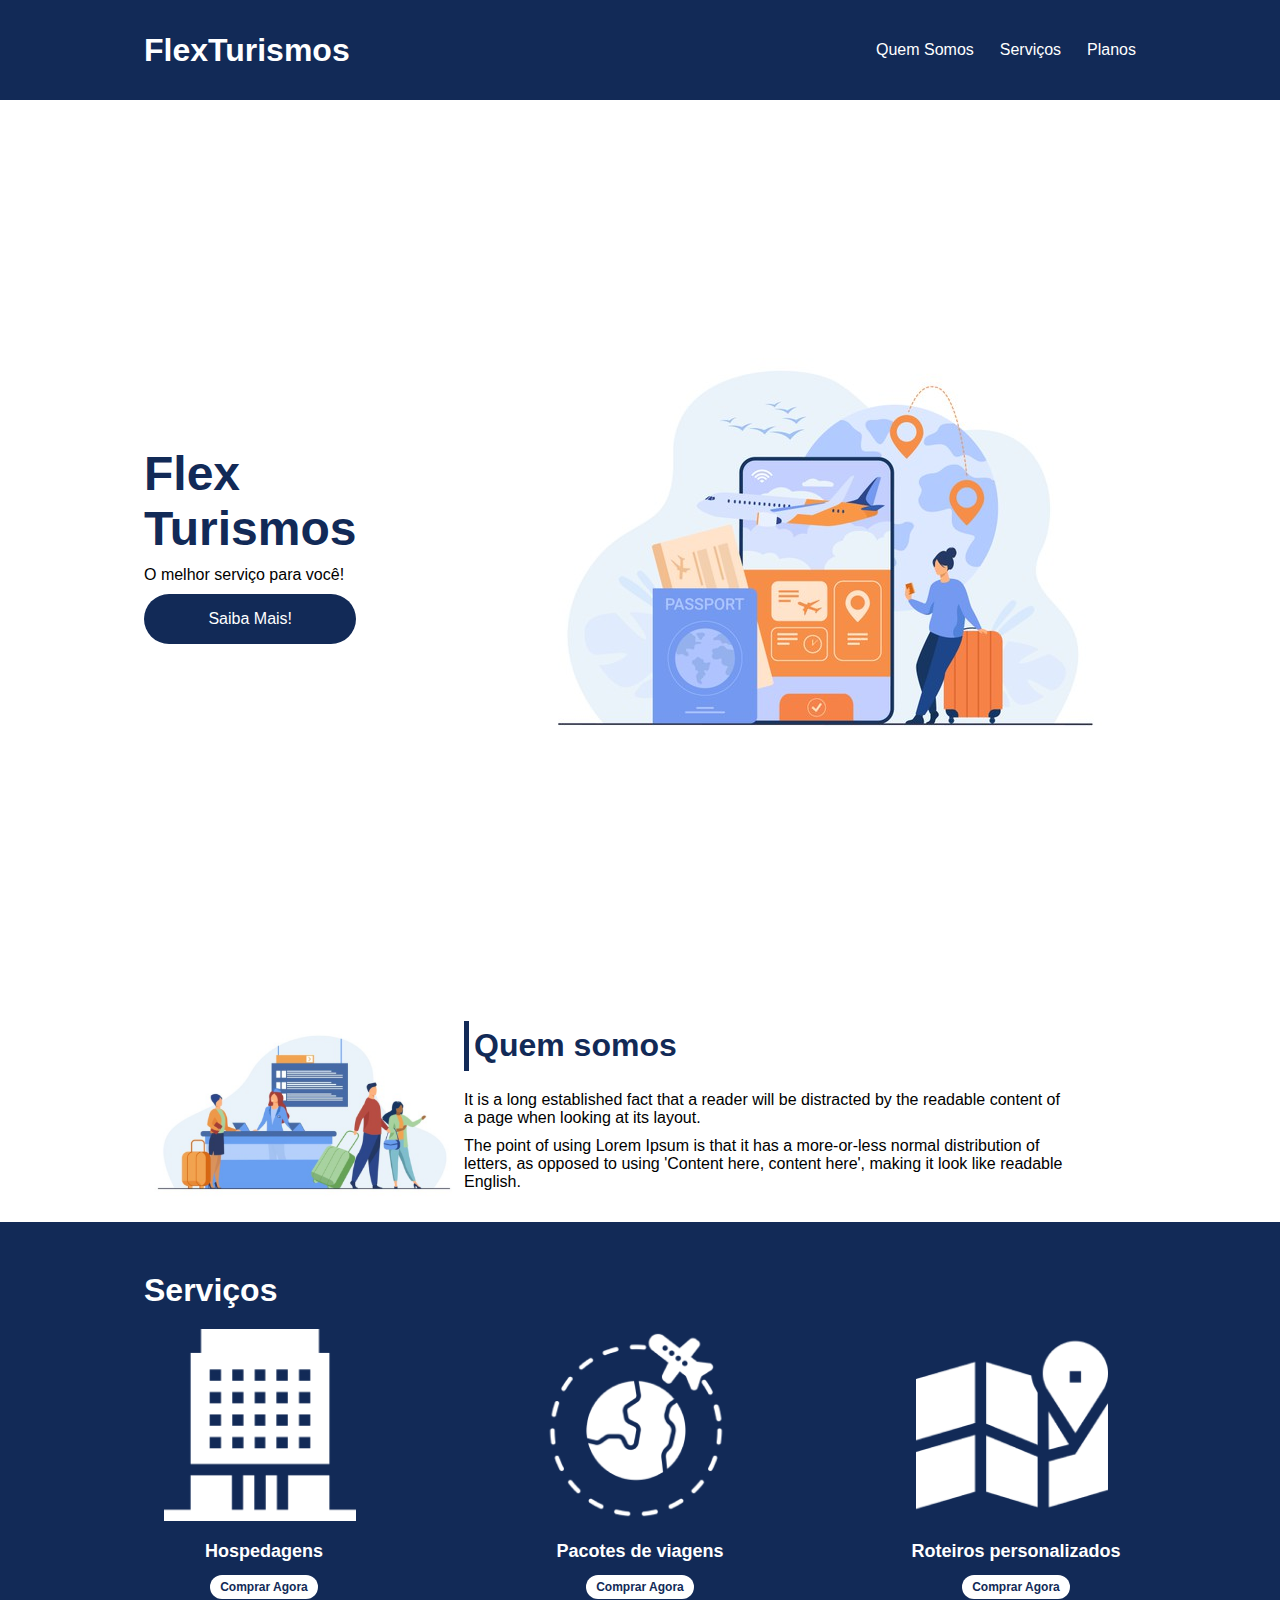
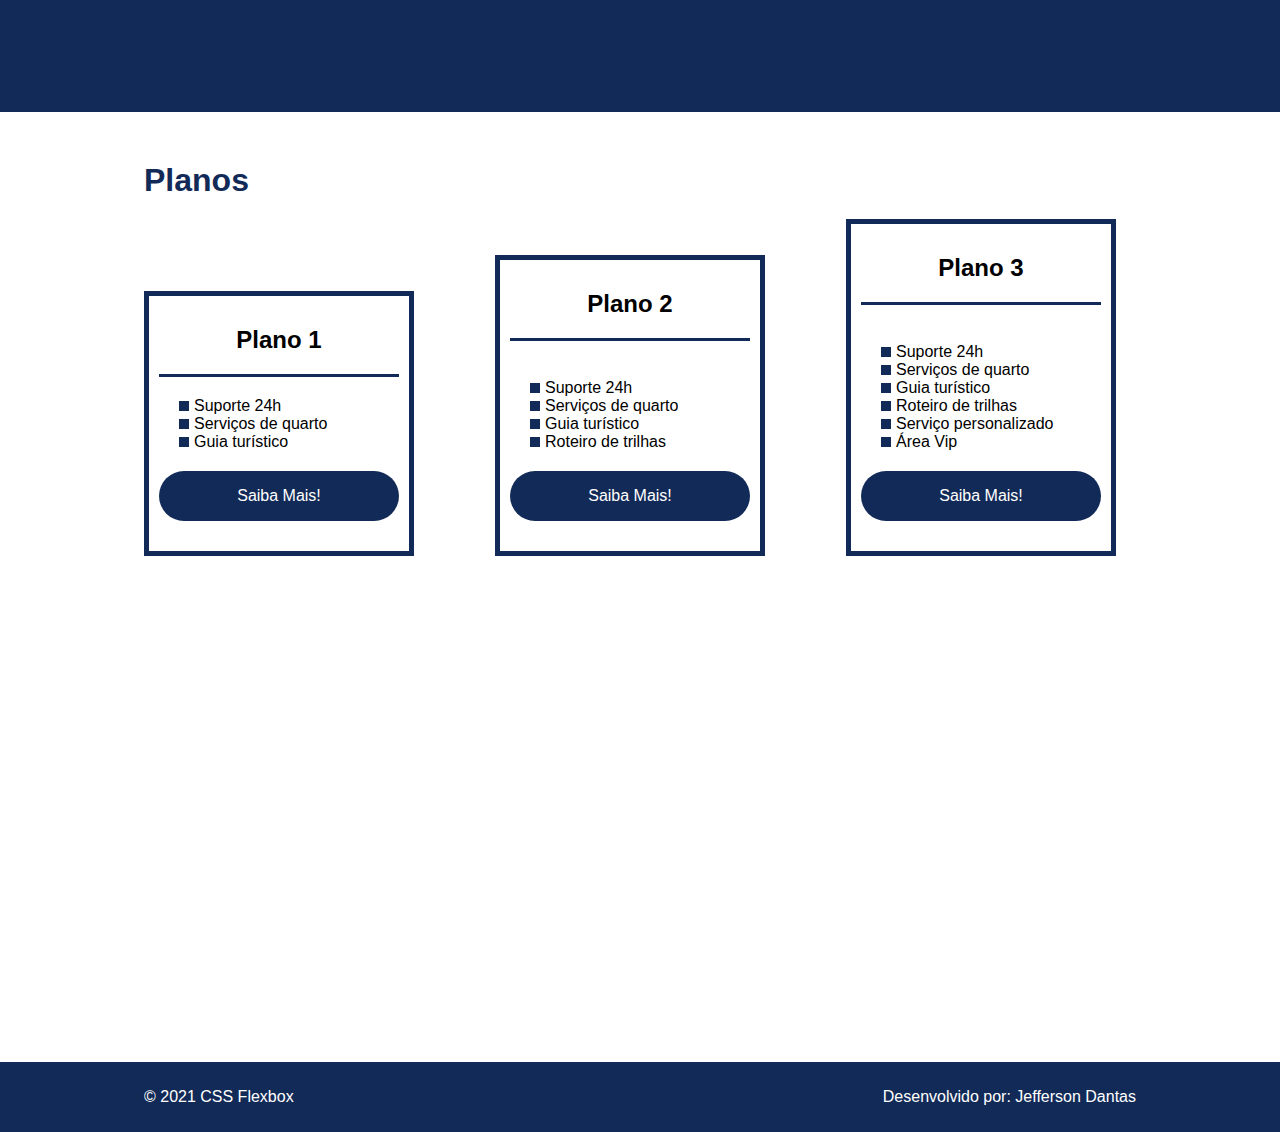
<file: Projeto Pagina Flexturismos/index.html>
<!DOCTYPE html>
<html lang="pt-br">
<head>
    <meta charset="UTF-8">
    <meta name="viewport" content="width=device-width, initial-scale=1.0">
    <title>Flex Turismos</title>
    <link rel="stylesheet" href="./style.css">
</head>
<body>
    <header>
        <div class="flex-container menu">
            <div><h1>FlexTurismos</h1></div>
            <ul class="list-items">
                <li><a href="#quem-somos">Quem Somos</a></li>
                <li><a href="#servicos">Serviços</a></li>
                <li><a href="#planos">Planos</a></li>
            </ul>
        </div>
    </header>

    <div class="flex-container apresentacao">
        <div class="texto-apresentacao">
            <h1>Flex <br>Turismos</h1>
            <p>O melhor serviço para você!</p>
            <a href="" class="btn">Saiba Mais!</a>
        </div>

        <div>
            <div><img src="./images/0-main.png" alt="banner de apresentação"></div>
        </div>
    </div>

    <div class="flex-container" id="quem-somos">
        <div>
            <h2>Quem somos</h2>
            <p>It is a long established fact that a reader will be distracted by the readable content of a page when looking at its layout. </p>
            <p>The point of using Lorem Ipsum is that it has a more-or-less normal distribution of letters, as opposed to using 'Content here, content here', making it look like readable English.</p>
        </div>

        <div>
            <img src="./images/1-quem-somos.png" alt="balcão de atendimento">
        </div>
    </div>

    <div class="container-externo">
        <div class="flex-container" id="servicos">
            <div>
                <h2>Serviços</h2>
            </div>

            <div class="list-servicos">
                <div class="item-servicos">
                    <div><img src="./images/icon-2.png" alt="hospedagens"></div>
                    <p>Hospedagens</p>
                    <a href="#">Comprar Agora</a>
                </div>

                <div class="item-servicos">
                <div><img src="./images/icon-1.png" alt="pacote de viagens"></div>
                <p>Pacotes de viagens</p>
                <a href="#">Comprar Agora</a>
                </div>

                <div class="item-servicos">
                    <div><img src="./images/icon-3.png" alt="roteiros personalizados"></div>
                    <p>Roteiros personalizados</p>
                    <a href="#">Comprar Agora</a>
                </div>

            </div>
        </div>
    </div>

    <div class="flex-container" id="planos">
        
        <div><h2>Planos</h2></div>
        
        <div class="list-planos">
            <div class="item-plano">
                <h3>Plano 1</h3>
                <ul>
                    <li>Suporte 24h</li>
                    <li>Serviços de quarto</li>
                    <li>Guia turístico</li>
                </ul>
                <a href="#" class="btn">Saiba Mais!</a>
            </div>

            <div class="item-plano">
                <h3>Plano 2</h3>
                <br>
                <ul>
                    <li>Suporte 24h</li>
                    <li>Serviços de quarto</li>
                    <li>Guia turístico</li>
                    <li>Roteiro de trilhas</li>
                </ul>
                <a href="#" class="btn">Saiba Mais!</a>
            </div>

            <div class="item-plano">
                <h3>Plano 3</h3>
                <br>
                <ul>
                    <li>Suporte 24h</li>
                    <li>Serviços de quarto</li>
                    <li>Guia turístico</li>
                    <li>Roteiro de trilhas</li>
                    <li>Serviço personalizado</li>
                    <li>Área Vip</li>
                </ul>
                <a href="#" class="btn">Saiba Mais!</a>
            </div>
        </div>
    </div>

    <footer>
        <div class="flex-container footer">
            <p>&copy; 2021 CSS Flexbox</p>
            <p>Desenvolvido por: Jefferson Dantas</p>
        </div>
    </footer>
</body>
</html>
</file>
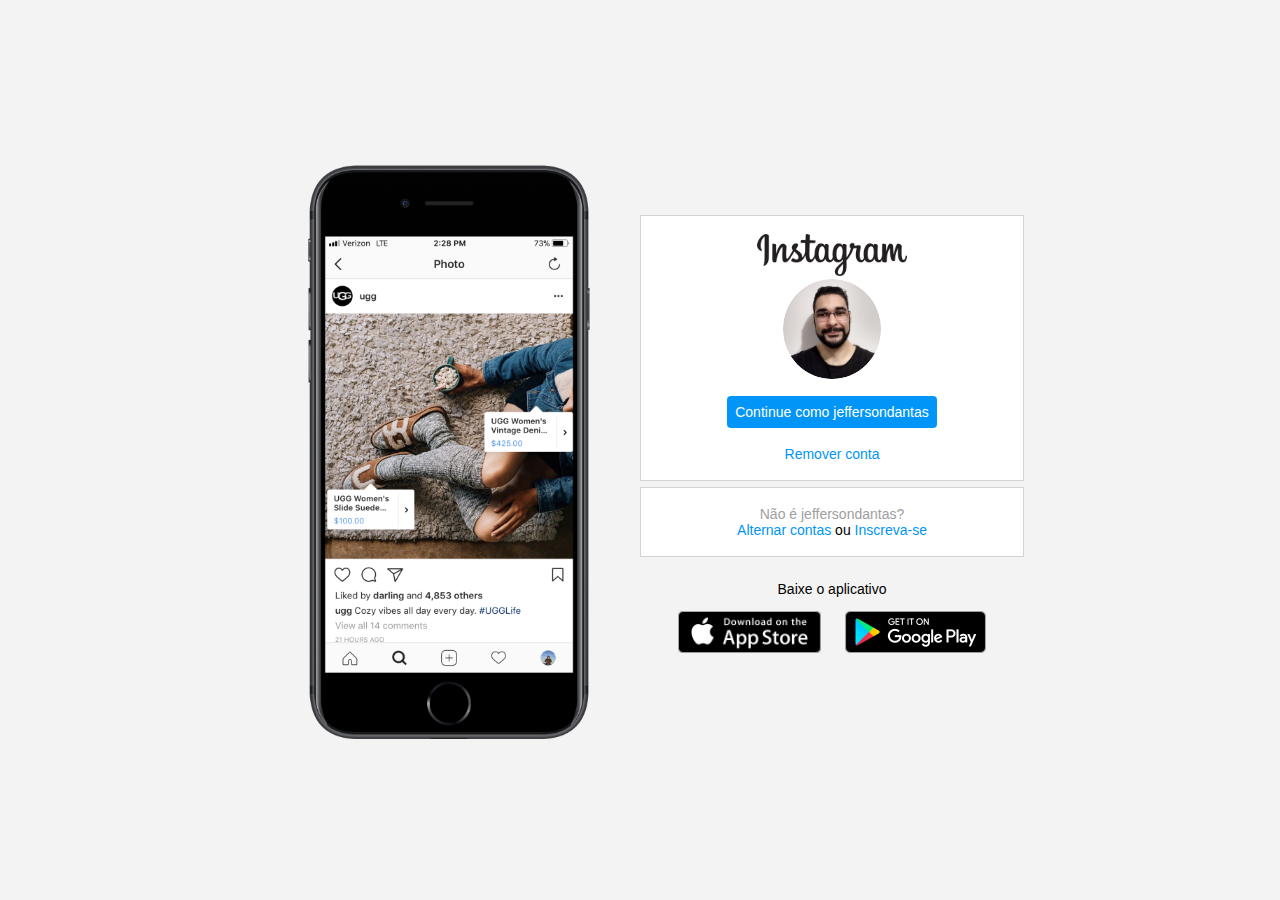
<file: Projeto Pagina Instagram/Index.html>
<!DOCTYPE html>
<html lang="en">
<head>
    <meta charset="UTF-8">
    <meta name="viewport" content="width=device-width, initial-scale=1.0">
    <link rel="stylesheet" href="style.css">
    <title>Instagram</title>
</head>
<body>
    <div class="instagram-corpo">
        <div class="instagram-celular">
            <img src="./img/Celular.png" alt="Foto de celular">
        </div>
        <div class="conteudo-complemento">
            <div class="container1e2">
                <img src="./img/instagram-logo.png" class="logo-instagram" alt="Logo instagram">
                <div class="foto-perfil">
                    <img src="./img/FotoLkd Cópia.jpg" class="foto-perfil" alt="Foto de perfil">
                </div>
                <a href="#" class="login">Continue como jeffersondantas</a>
                <a href="#" class="logout">Remover conta</a>
            </div>
            <div class="container1e2">
                <p class="naoevoce">Não é jeffersondantas?</p>
                <p class="selecionarousair">
                    <a href="#" class="link-azul">Alternar contas</a>
                    ou
                    <a href="#" class="link-azul">Inscreva-se</a>
                </p>
            </div>
            <div class="container3">
                <p class="baixarapp">Baixe o aplicativo</p>
                <div class="botoes">
                    <a href="#" class="download">
                        <img src="./img/apple-button.png" alt="Botão apple store">
                    </a>
                    <a href="#" class="download">
                        <img src="./img/googleplay-button.png" alt="Botão google play store">
                    </a>
                </div>
            </div>
        </div>
    </div>
</body>
</html>
</file>
<file: Projeto Pagina Flexturismos/style.css>
* {
    margin: 0;
    padding: 0;
    font-family: 'Open Sans', sans-serif;
}

ul {
    list-style: none;
    margin: 0;
    padding: 0;
}

ul li a {
    text-decoration: none;
}

div img {
    display: block;
    width: 100%;
}

.flex-container {
    display: flex;
    max-width: 992px;
    margin: auto;
    width: 100%;
    min-width: 320px;
}

.list-items li a {
    color: #fff;
}

header {
    background-color: #122a57;
    height: 100px;
    display: flex;
    align-items: center;
    color: #fff;
}

header .list-items {
    display: flex;
    max-width: 260px;
    width: 100%;
    justify-content: space-between;
    align-items: center;
}

header .menu {
    justify-content: space-between;
}

.apresentacao {
    height: 100vh;
    align-items: center;
    justify-content: space-between;
}

.apresentacao .texto-apresentacao {
    min-height: 200px;
}

.texto-apresentacao h1 {
    color: #122a57;
    font-size: 48px;
    margin-bottom: 10px;
}

.btn{
    background-color: #122a57;
    color: #fff;
    text-align: center;
    border-radius: 30px;
    display: block;
    text-decoration: none;
    height: 50px;
    line-height: 50px;
    margin-top: 10px;
    margin-bottom: 10px;
}

#quem-somos {
    flex-direction: row-reverse;
    align-items: center;
    justify-content: space-between;
}

 h2 {
    font-size: 32px;
    color: #122a57;
    display: flex;
    margin-bottom: 20px;
    align-items: center;
}

#quem-somos h2::before {
    content: "";
    height: 50px;
    width: 5px;
    margin-right: 5px;
    background-color: #122a57;
    position: relative;
}

#quem-somos p {
    margin-bottom: 10px;
    width: 90%;
}

#quem-somos img {
    min-width: 320px;
    margin: auto;
}

.container-externo {
    background-color: #122a57;
    width: 100%;
}

#servicos {
    flex-direction: column;
    padding-top: 50px;
    padding-bottom: 100px;
}

#servicos h2 {
    color: #fff;
    font-size: 32px;
    margin-bottom: 20px;
}

.list-servicos {
    display: flex;
    justify-content: space-between;
}

.list-servicos .item-servicos {
    text-align: center;

}

.item-servicos a {
    width: 220px;
    background-color: #fff;
    border-radius: 30px;
    height: 50px;
    text-align: center;
    margin-top: 20px;
    line-height: 50px;
    padding: 5px 10px;
    text-decoration: none;
    color: #122a57;
    font-size: 12px;
    font-weight: 700;
}

.item-servicos p {
    font-weight: 700;
    font-size: 18px;
    color: #fff;
    margin-top: 20px;
    text-align: center;
}

.item-servicos img {
    width: 80%;
    min-width: 160px;
    margin: 0 20px;
}

#planos {
    flex-direction: column;
    min-height: 100vh;
    padding-top: 50px;
}

#planos h2 {
    font-size: 32px;
}

.list-planos {
    display: flex;
    align-items: flex-end;
    justify-content: space-between;
}

.item-plano {
    flex: 1;
    border: 5px solid #122a57;
    margin-right: 20px;
    padding: 10px;
    max-width: 240px;
}

.item-plano .btn {
    margin: auto;
    margin-bottom: 20px;
}

.item-plano h3 {
    font-size: 24px;
    display: flex;
    flex-direction: column;
    text-align: center;
    margin-top: 20px;
}

.item-plano h3::after {
    content: "";
    background-color: #122a57;
    width: 100%;
    height: 3px;
    margin-top: 20px;
    margin-bottom: 10px;
}

.item-plano ul {
    padding: 10px 20px;
    display: flex;
    flex-direction: column;
    margin-bottom: 10px;
}

.item-plano ul li {
    display: flex;
    flex-wrap: nowrap;
    align-items: center;
}

.item-plano ul li::before {
    content: "";
    width: 10px;
    height: 10px;
    background-color: #122a57;
    margin-right: 5px;
}

footer {
    background-color: #122a57;
    height: 70px;
    display: flex;
    align-items: center;
}

footer .footer {
    justify-content: space-between;
    color: #fff;
}

/* mobile */
@media(max-width: 992px) {
    .flex-container {
        flex-direction: column;
    }

    .apresentacao {
        flex-direction: column-reverse;
    }

    .apresentacao .texto-apresentacao {
        width: 100%;
    }

    #quem-somos {
        flex-direction: column-reverse;
    }

    .list-servicos {
        flex-direction: column;
    }

    .item-servicos img {
        width: 50%;
        margin: auto;
    }

    .list-planos {
        flex-direction: column;
        align-items: flex-start;
        margin-bottom: 20px;
    }

    .list-planos .item-plano {
        max-width: 90%;
        margin: auto;
        width: 100%;
        margin-bottom: 20px;
    }
}
</file>
<file: Projeto Pagina Instagram/style.css>
* {
    padding: 0;
    margin: 0;
    box-sizing: border-box;
    text-decoration: none;
    font-family: sans-serif;
    font-size: 14px;
}

body {
    width: 100%;
    min-height: 100vh;
    background-color: rgb(243, 243, 243);
    margin: 0;
    padding: 0;
    display: flex;
    justify-content: center;
}

.instagram-corpo {
    display: flex;
    align-items: center;
    justify-content: start;
    width: 60%;
    height: 100vh;
}

.instagram-celular {
    display: flex;
    align-items: center;
    justify-content: center;
    width: 50%;
}

.instagram-celular img {
    height: 50rem;
}

.conteudo-complemento {
    display: flex;
    align-items: center; /* Passou para horizontal */
    justify-content: space-around; /* Passou para vertical */
    flex-direction: column; /* Muda agora o eixo do align-items e do justify-content */
    width: 50%;
    min-height: 34rem;
}

.container1e2 {
    display: flex;
    justify-content: space-between;
    align-items: center;
    flex-direction: column;
    background-color: #ffffff;
    width: 100%;
    padding: 1.3rem 0;
    border: 1px solid lightgray;
}

.container1e2:nth-child(1) {
    min-height: 19rem;
}

/* nth-child() é um seletor que lida com os filhos de um elemento seguindo uma sequência selecionada. Na classe acima está sendo aplicado ao primeiro. */

.logo-instagram {
    height: 3rem;
}

.foto-perfil {
    display: flex;
    justify-content: center;
    align-items: center;
    border-radius: 50%;
    overflow: hidden;
}

.foto-perfil img {
    width: 7rem;
}

.login{
    background-color: #0095f6;
    color: #ffffff;
    padding: 8px;
    border-radius: 4px;
    margin-top: 1rem;
}

.logout{
    color: #0095f6;
    margin-top: 1rem;
}

.naoevoce {
    color: rgb(160, 160, 160)
}

.link-azul {
    color: #0095f6;
}

.container3 {
    display: flex;
    flex-direction: column;
    align-items: center;
    justify-content: center;
    width: 100%;
    padding: 1.3rem 0;
}

.botoes {
    display: flex;
    width: 100%;
    justify-content: space-evenly;
    align-items: center;
    padding: 1rem;
}

.download {
    height: 3rem;
    width: 10remx;
    background-size: cover;
}

.download img {
    height: 3rem;
    width: 10remx;
    background-size: cover;
}

.download:nth-child(1) {
    background-image: url('./img/apple-button.png')
}

.download:nth-child(2) {
    background-image: url('./img/googleplay-button.png');
}

/* Media queries */

@media(max-width: 1024px) {
    .instagram-corpo{
        width: 90%;
    }
}

@media(max-width: 650px) {

    body {
        background-color: #ffffff;
    }

    .instagram-corpo {
        width: 90%;
    }

    .instagram-celular {
        display: none;
    }

    .conteudo-complemento {
        width: 100%;
    }

    .container1e2 {
        border: 1px solid transparent;
    }
}
</file>
